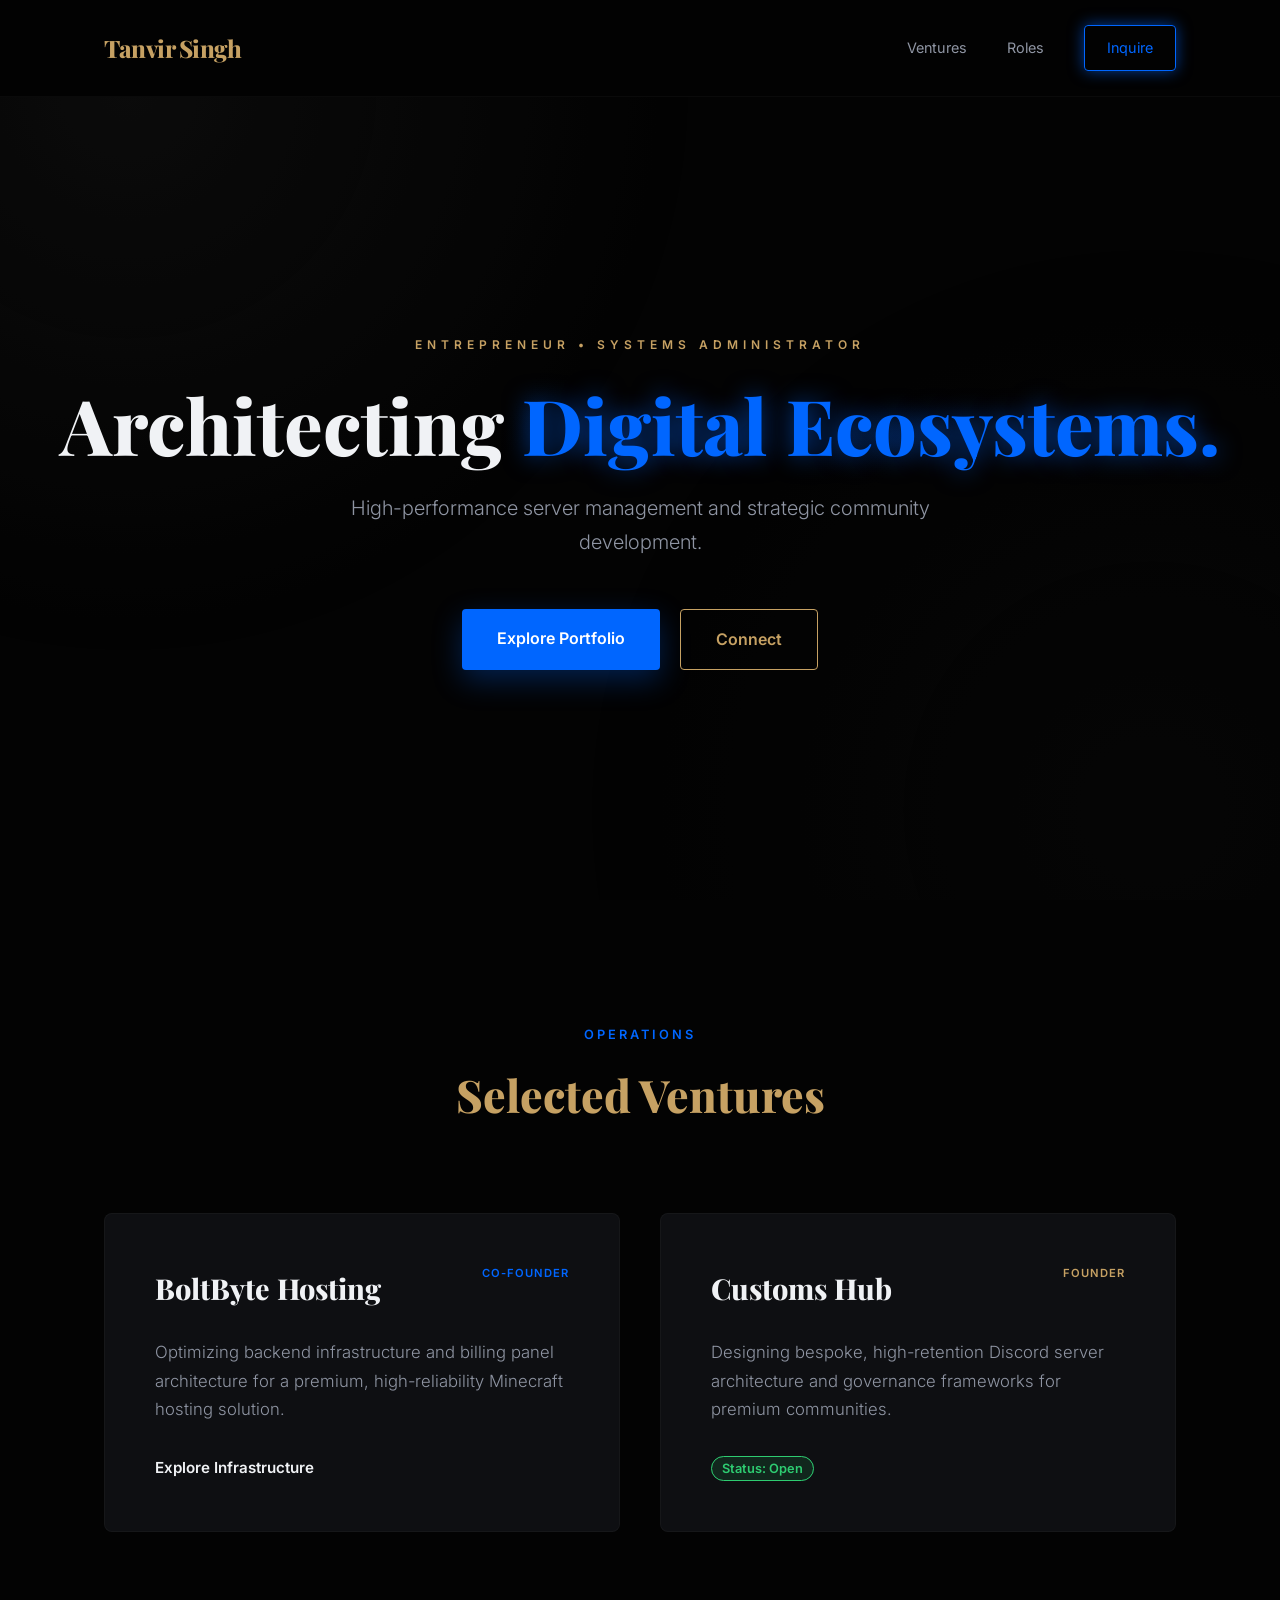
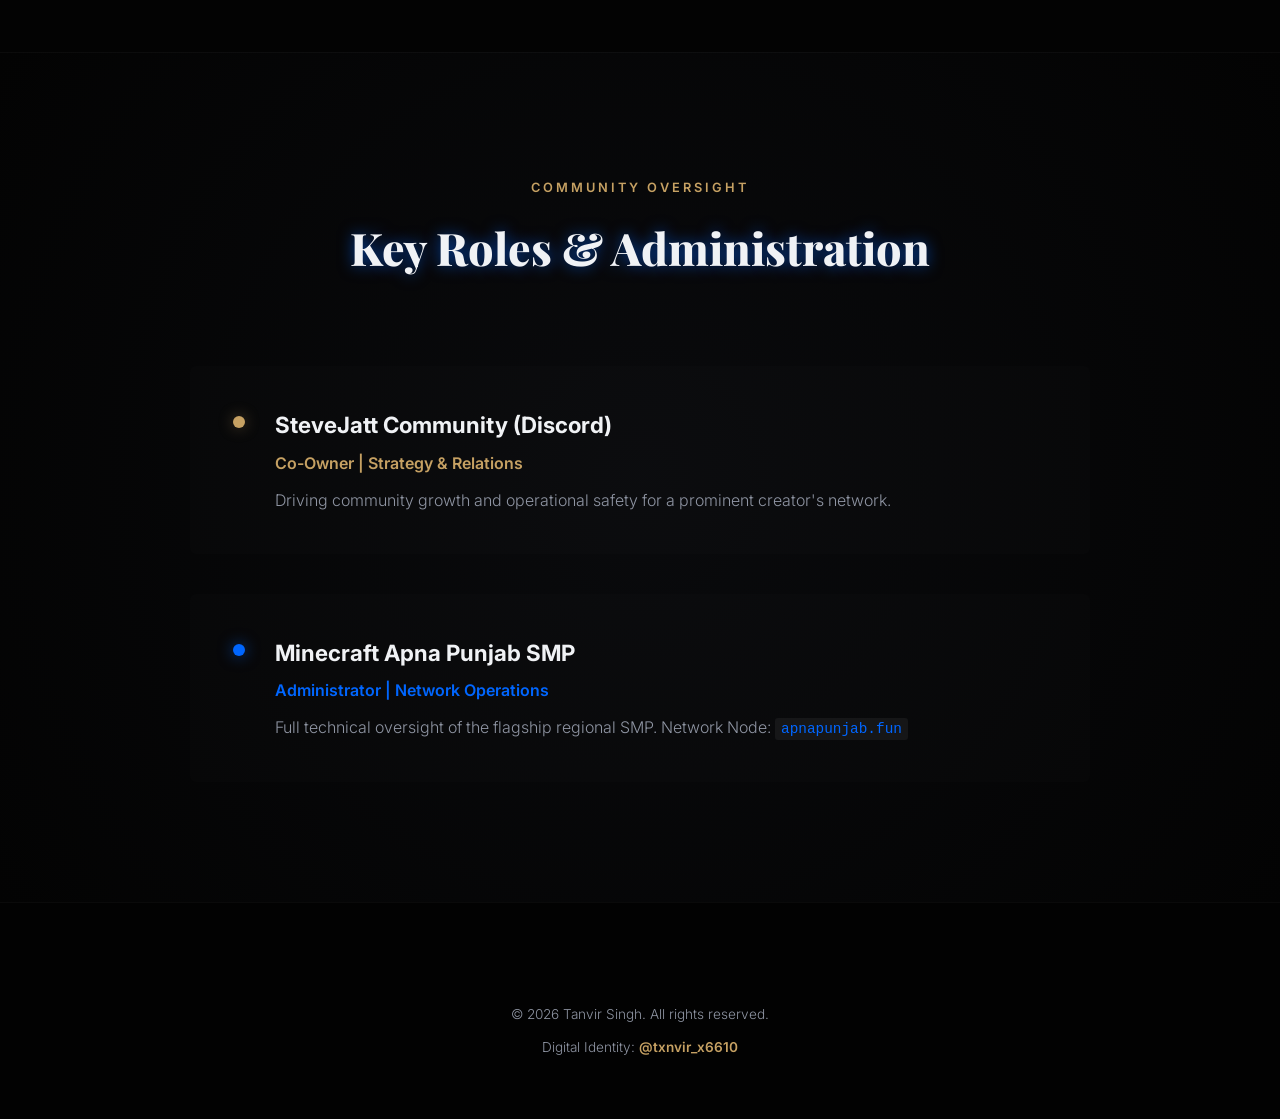
<file: index.html>
<!DOCTYPE html>
<html lang="en">
<head>
    <meta charset="UTF-8">
    <meta name="viewport" content="width=device-width, initial-scale=1.0">
    <title>Tanvir Singh | Digital Infrastructure Architect</title>
    <link href="https://fonts.googleapis.com/css2?family=Playfair+Display:wght@600;800&family=Inter:wght@300;400;600&display=swap" rel="stylesheet">
    <link rel="stylesheet" href="style.css">
</head>
<body>

    <div class="bg-gradient"></div>

    <nav class="luxury-nav">
        <div class="nav-container">
            <a href="#" class="logo-signature">Tanvir Singh</a>
            <div class="nav-links">
                <a href="#ventures">Ventures</a>
                <a href="#expertise">Roles</a>
                <a href="https://instagram.com/txnvir_x6610" target="_blank" class="contact-cta-glow">Inquire</a>
            </div>
        </div>
    </nav>

    <header class="luxury-hero">
        <div class="hero-content animation-fade-in">
            <span class="eyebrow-gold">Entrepreneur • Systems Administrator</span>
            <h1 class="hero-title">Architecting <span class="text-glow-blue">Digital Ecosystems.</span></h1>
            <p class="hero-subtitle">High-performance server management and strategic community development.</p>
            <div class="hero-btns">
                <a href="#ventures" class="btn-primary-glow">Explore Portfolio</a>
                <a href="https://instagram.com/txnvir_x6610" target="_blank" class="btn-secondary-gold">Connect</a>
            </div>
        </div>
    </header>

    <section id="ventures" class="luxury-section">
        <div class="section-container">
            <div class="section-header animation-slide-up">
                <span class="section-tag-blue">Operations</span>
                <h2 class="section-title-gold">Selected Ventures</h2>
            </div>

            <div class="venture-grid">
                <div class="venture-card-premium animation-slide-up delay-1">
                    <div class="card-inner">
                        <div class="card-header">
                            <h3>BoltByte Hosting</h3>
                            <span class="role-badge-blue">Co-Founder</span>
                        </div>
                        <p>Optimizing backend infrastructure and billing panel architecture for a premium, high-reliability Minecraft hosting solution.</p>
                        <a href="https://boltbyte.store" target="_blank" class="luxury-link-glow">Explore Infrastructure</a>
                    </div>
                </div>

                <div class="venture-card-premium animation-slide-up delay-2">
                    <div class="card-inner">
                        <div class="card-header">
                            <h3>Customs Hub</h3>
                            <span class="role-badge-gold">Founder</span>
                        </div>
                        <p>Designing bespoke, high-retention Discord server architecture and governance frameworks for premium communities.</p>
                        <span class="status-indicator Available">Status: Open</span>
                    </div>
                </div>
            </div>
        </div>
    </section>

    <section id="expertise" class="luxury-section expertise-bg">
        <div class="section-container">
            <div class="section-header animation-slide-up">
                <span class="section-tag-gold">Community Oversight</span>
                <h2 class="section-title-blue">Key Roles & Administration</h2>
            </div>
            
            <div class="expertise-list">
                <div class="expertise-item-premium animation-fade-in delay-3">
                    <div class="exp-icon-gold"></div>
                    <div class="exp-details">
                        <h4>SteveJatt Community (Discord)</h4>
                        <p class="exp-role-gold">Co-Owner | Strategy & Relations</p>
                        <p>Driving community growth and operational safety for a prominent creator's network.</p>
                    </div>
                </div>

                <div class="expertise-item-premium animation-fade-in delay-4">
                    <div class="exp-icon-blue"></div>
                    <div class="exp-details">
                        <h4>Minecraft Apna Punjab SMP</h4>
                        <p class="exp-role-blue">Administrator | Network Operations</p>
                        <p>Full technical oversight of the flagship regional SMP. Network Node: <code>apnapunjab.fun</code></p>
                    </div>
                </div>
            </div>
        </div>
    </section>

    <footer class="luxury-footer">
        <div class="footer-container">
            <p>&copy; 2026 Tanvir Singh. All rights reserved.</p>
            <p class="footer-handle">Digital Identity: <a href="https://instagram.com/txnvir_x6610" target="_blank" class="gold-link">@txnvir_x6610</a></p>
        </div>
    </footer>

</body>
</html>
</file>
<file: style.css>
/* --- Core Variables & Luxe Palette --- */
:root {
    --onyx-black: #030303;
    --graphite-bg: #0c0d10;
    --royal-azure: #0066FF; /* Electric Blue */
    --azure-glow: rgba(0, 102, 255, 0.6);
    --burnished-gold: #C6A163; /* Premium Champagne Gold */
    --gold-glow: rgba(198, 161, 99, 0.4);
    --luxe-slate: #8F95A3; /* Desaturated Slate for body text */
    --platinum-white: #F0F2F5;
    --card-bg: rgba(20, 22, 27, 0.7);
}

/* --- Base --- */
* { margin: 0; padding: 0; box-sizing: border-box; }
html { scroll-behavior: smooth; font-size: 16px; }

body {
    background-color: var(--onyx-black);
    color: var(--platinum-white);
    font-family: 'Inter', sans-serif;
    overflow-x: hidden;
    line-height: 1.7;
    -webkit-font-smoothing: antialiased;
}

/* Base Headings - Luxury serif for titles */
h1, h2, h3 { font-family: 'Playfair Display', serif; font-weight: 800; color: var(--platinum-white); }
p { color: var(--luxe-slate); font-weight: 300; }

/* Subtle Background Gradient Overlay */
.bg-gradient {
    position: fixed; top: 0; left: 0; width: 100%; height: 100%;
    background: radial-gradient(circle at 10% 10%, #111 0%, transparent 40%),
                radial-gradient(circle at 90% 90%, #080808 0%, transparent 40%);
    z-index: -1; pointer-events: none; opacity: 0.6;
}

/* --- Layout Containers --- */
.nav-container, .section-container, .footer-container { max-width: 1200px; margin: 0 auto; padding: 0 5%; }
.luxury-section { padding: 120px 0; }

/* --- Luxury Navigation --- */
.luxury-nav {
    position: fixed; top: 0; width: 100%; padding: 25px 0;
    background: rgba(3, 3, 3, 0.95);
    backdrop-filter: blur(15px);
    z-index: 1000; border-bottom: 1px solid rgba(255,255,255,0.03);
}

.nav-container { display: flex; justify-content: space-between; align-items: center; }

/* Elegant Signature Logo */
.logo-signature {
    font-family: 'Playfair Display', serif; font-size: 1.5rem; color: var(--burnished-gold);
    text-decoration: none; font-weight: 800; letter-spacing: -0.5px;
}

.nav-links { display: flex; align-items: center; }
.nav-links a { text-decoration: none; color: var(--luxe-slate); font-size: 0.9rem; margin-left: 40px; font-weight: 400; transition: color 0.3s; }
.nav-links a:hover { color: var(--platinum-white); }

/* Inquire CTA with subtle blue glow */
.contact-cta-glow {
    border: 1px solid var(--royal-azure); padding: 10px 22px;
    color: var(--royal-azure) !important; border-radius: 4px;
    box-shadow: 0 0 15px var(--azure-glow);
    transition: background 0.4s, color 0.4s, box-shadow 0.4s !important;
}

.contact-cta-glow:hover {
    background: var(--royal-azure); color: #fff !important;
    box-shadow: 0 0 25px rgba(0, 102, 255, 0.8);
}

/* --- Luxury Hero Section --- */
.luxury-hero {
    height: 100vh; display: flex; align-items: center; justify-content: center;
    text-align: center; position: relative;
    padding-top: 100px; /* Offset for nav */
}

/* Text & Headings accents */
.eyebrow-gold { color: var(--burnished-gold); text-transform: uppercase; letter-spacing: 5px; font-size: 0.75rem; font-weight: 600; }
.text-glow-blue { color: var(--royal-azure); text-shadow: 0 0 25px var(--azure-glow); }

.hero-title { font-size: clamp(2.8rem, 6vw, 4.8rem); line-height: 1.1; margin: 25px 0; }
.hero-subtitle { font-size: 1.25rem; max-width: 650px; margin: 0 auto 50px; }

/* Buttons with distinct Luxe effects */
.hero-btns { display: flex; gap: 20px; justify-content: center; }

.btn-primary-glow {
    background: var(--royal-azure); color: #fff; text-decoration: none;
    padding: 16px 35px; border-radius: 4px; font-weight: 600;
    box-shadow: 0 10px 30px rgba(0, 102, 255, 0.3);
    transition: transform 0.3s, box-shadow 0.3s;
}

.btn-primary-glow:hover {
    transform: translateY(-3px);
    box-shadow: 0 15px 40px rgba(0, 102, 255, 0.5);
}

.btn-secondary-gold {
    background: transparent; border: 1px solid var(--burnished-gold);
    color: var(--burnished-gold); text-decoration: none;
    padding: 16px 35px; border-radius: 4px; font-weight: 600;
    transition: background 0.4s, color 0.4s, box-shadow 0.4s;
}

.btn-secondary-gold:hover {
    background: var(--burnished-gold); color: #111;
    box-shadow: 0 0 20px var(--gold-glow);
}

/* --- Section Styling --- */
.section-header { text-align: center; margin-bottom: 80px; }
.section-tag-blue { color: var(--royal-azure); text-transform: uppercase; font-size: 0.8rem; letter-spacing: 3px; font-weight: 600; }
.section-tag-gold { color: var(--burnished-gold); text-transform: uppercase; font-size: 0.8rem; letter-spacing: 3px; font-weight: 600; }
.section-title-gold { font-size: 2.8rem; margin-top: 10px; position: relative; color: var(--burnished-gold); }
.section-title-blue { font-size: 2.8rem; margin-top: 10px; position: relative; color: var(--platinum-white); text-shadow: 0 0 15px var(--azure-glow); }

/* --- Venture Cards (Glow & Hover Effects) --- */
.venture-grid { display: grid; grid-template-columns: 1fr 1fr; gap: 40px; }

.venture-card-premium {
    position: relative; background: var(--card-bg);
    border-radius: 8px; border: 1px solid rgba(255,255,255,0.03);
    transition: transform 0.4s ease, border-color 0.4s ease, box-shadow 0.4s ease;
    overflow: hidden;
}

/* Card inner space for sophisticated border handling */
.card-inner { padding: 50px; }

/* Subtle glow and lift on hover */
.venture-card-premium:hover {
    transform: translateY(-10px) scale(1.02);
    border-color: rgba(0, 102, 255, 0.3);
    box-shadow: 0 20px 50px rgba(0, 0, 0, 0.5), 0 0 30px var(--azure-glow);
}

/* Gold border variant for Customs Hub */
.venture-card-premium:nth-child(2):hover {
    border-color: rgba(198, 161, 99, 0.3);
    box-shadow: 0 20px 50px rgba(0, 0, 0, 0.5), 0 0 30px var(--gold-glow);
}

.card-header { display: flex; justify-content: space-between; align-items: start; margin-bottom: 25px; }
.venture-card-premium h3 { font-size: 1.8rem; max-width: 60%; }
.venture-card-premium p { font-size: 1.05rem; margin-bottom: 30px; }

/* Minimal badges */
.role-badge-blue { font-size: 0.7rem; color: var(--royal-azure); font-weight: 600; text-transform: uppercase; letter-spacing: 1px; }
.role-badge-gold { font-size: 0.7rem; color: var(--burnished-gold); font-weight: 600; text-transform: uppercase; letter-spacing: 1px; }

.luxury-link-glow {
    text-decoration: none; color: var(--platinum-white); font-weight: 600; font-size: 0.95rem;
    position: relative; transition: text-shadow 0.3s;
}

.luxury-link-glow:hover { text-shadow: 0 0 10px #fff; }

/* Status indicator available for Customs Hub */
.status-indicator { font-size: 0.8rem; color: #fff; padding: 4px 10px; border-radius: 20px; font-weight: 600; }
.status-indicator.Available { background: rgba(39, 174, 96, 0.15); color: #2ecc71; border: 1px solid #2ecc71; }

/* --- Expertise Section --- */
.expertise-bg {
    background-image: radial-gradient(circle at center, rgba(12, 13, 16, 0.8) 0%, var(--onyx-black) 100%);
    border-top: 1px solid rgba(255,255,255,0.03);
}

.expertise-list { display: grid; gap: 40px; max-width: 900px; margin: 0 auto; }

.expertise-item-premium {
    display: flex; align-items: start;
    background: rgba(255,255,255,0.01); padding: 40px; border-radius: 6px;
    border-left: 3px solid transparent;
    transition: background 0.3s, border-color 0.3s;
}

.expertise-item-premium:hover {
    background: rgba(255,255,255,0.025);
    border-color: var(--burnished-gold);
}

/* Blue border variant for Apna Punjab SMP */
.expertise-item-premium:nth-child(2):hover {
    border-color: var(--royal-azure);
}

/* Small, abstract visual cues (glowing dots) */
.exp-icon-gold { width: 12px; height: 12px; background: var(--burnished-gold); border-radius: 50%; box-shadow: 0 0 15px var(--gold-glow); margin-top: 10px; margin-right: 30px; flex-shrink: 0; }
.exp-icon-blue { width: 12px; height: 12px; background: var(--royal-azure); border-radius: 50%; box-shadow: 0 0 15px var(--azure-glow); margin-top: 10px; margin-right: 30px; flex-shrink: 0; }

.exp-details h4 { font-size: 1.4rem; margin-bottom: 5px; }
.exp-role-gold { color: var(--burnished-gold); font-weight: 600; font-size: 0.95rem; margin-bottom: 10px; }
.exp-role-blue { color: var(--royal-azure); font-weight: 600; font-size: 0.95rem; margin-bottom: 10px; }
.exp-details p { font-size: 1rem; }

/* code styling for the server ip */
code { background: rgba(255,255,255,0.05); padding: 3px 6px; border-radius: 3px; color: var(--royal-azure); font-family: monospace; font-size: 0.9rem; }

/* --- Luxury Footer --- */
.luxury-footer {
    padding: 100px 0 60px; text-align: center;
    border-top: 1px solid rgba(255,255,255,0.03);
    background: rgba(3,3,3, 0.6);
}

.footer-container p { font-size: 0.85rem; color: var(--luxe-slate); }
.footer-handle { margin-top: 10px; }
.gold-link { color: var(--burnished-gold); text-decoration: none; font-weight: 600; transition: text-shadow 0.3s; }
.gold-link:hover { text-shadow: 0 0 10px var(--burnished-gold); }

/* --- Animations --- */

/* Keyframes */
@keyframes fadeIn { from { opacity: 0; } to { opacity: 1; } }
@keyframes slideUp { from { opacity: 0; transform: translateY(30px); } to { opacity: 1; transform: translateY(0); } }

/* Classes */
.animation-fade-in { animation: fadeIn 1.2s ease forwards; opacity: 0; }
.animation-slide-up { animation: slideUp 1s ease forwards; opacity: 0; }

/* Delay Utility Classes for Staggering */
.delay-1 { animation-delay: 0.2s; }
.delay-2 { animation-delay: 0.4s; }
.delay-3 { animation-delay: 0.2s; }
.delay-4 { animation-delay: 0.4s; }

/* --- Responsive Adjustments --- */
@media (max-width: 900px) {
    .venture-grid { grid-template-columns: 1fr; }
    .hero-title { font-size: 3rem; }
}

@media (max-width: 600px) {
    .nav-links { display: none; } /* Simplified mobile view */
    .hero-btns { flex-direction: column; gap: 15px; align-items: center; }
    .hero-title { font-size: 2.5rem; }
    .luxury-section { padding: 80px 0; }
    .card-inner { padding: 30px; }
}
</file>
